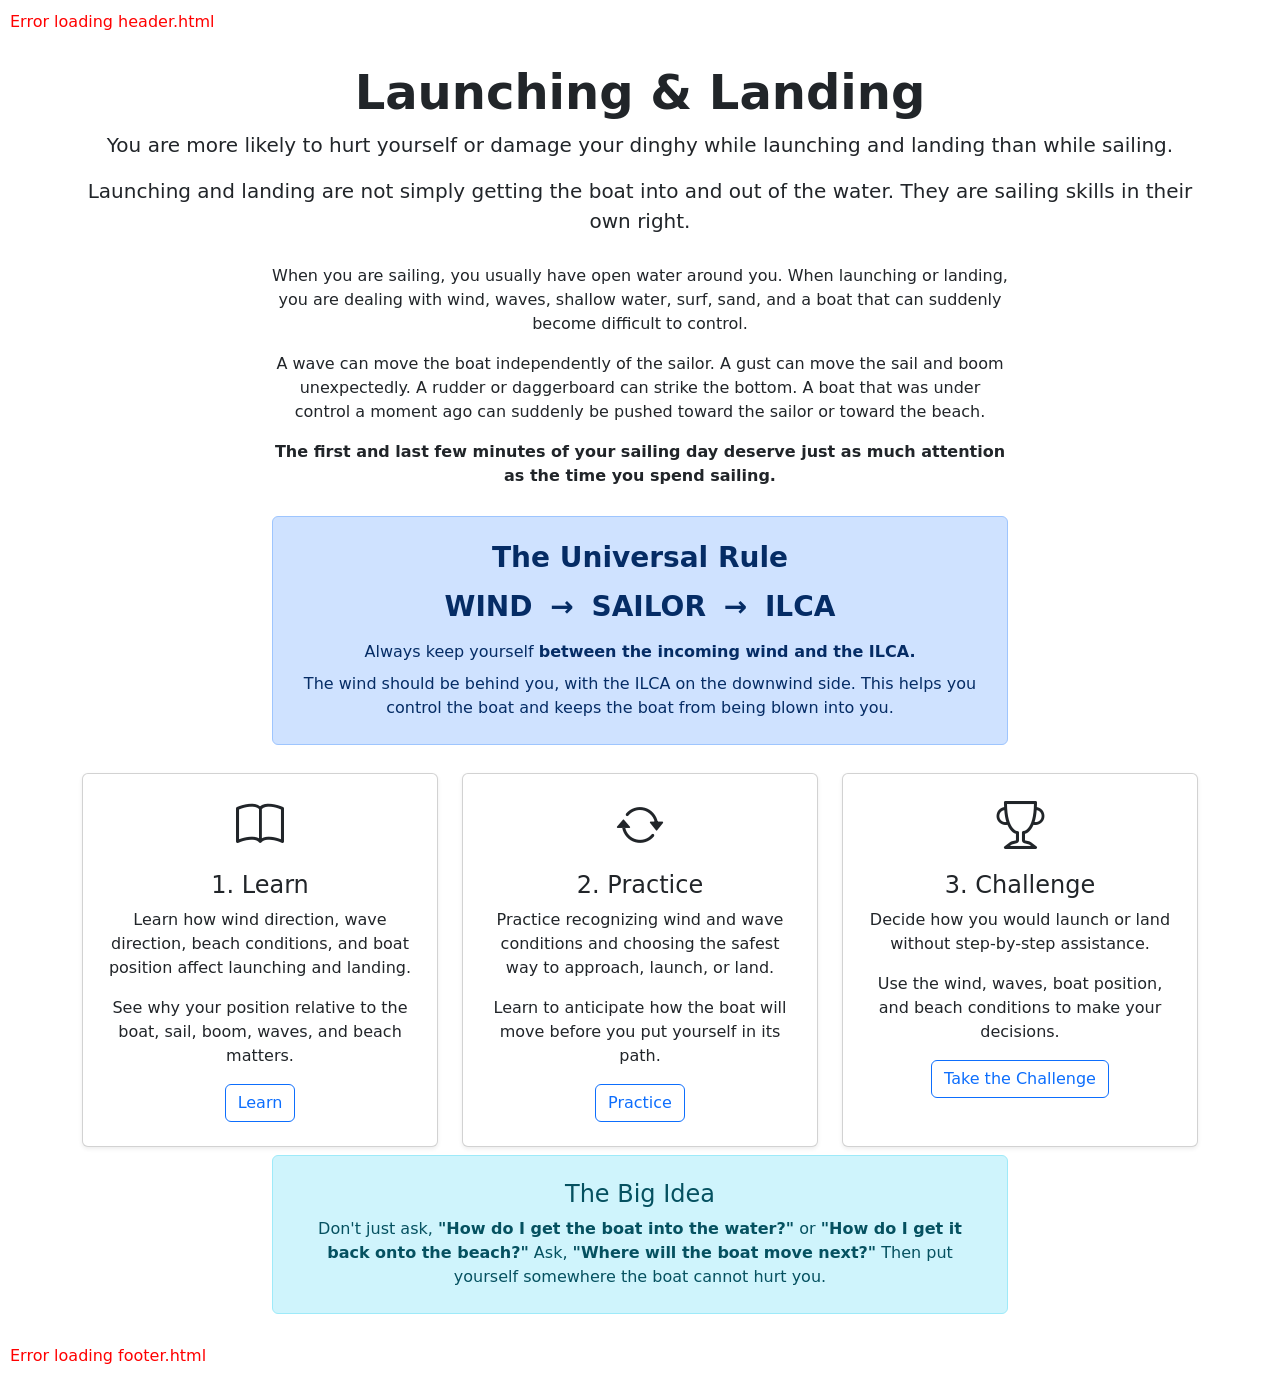
<file: index.html>
<!DOCTYPE html>
<html lang="en">
<head>
    <meta charset="UTF-8">
    <meta name="viewport" content="width=device-width, initial-scale=1">
    <title>Launching & Landing | San Juan Academy</title>

    <!-- Bootstrap -->
    <link href="https://cdn.jsdelivr.net/npm/bootstrap@5.3.7/dist/css/bootstrap.min.css" rel="stylesheet">

    <!-- Bootstrap Icons -->
    <link rel="stylesheet" href="https://cdn.jsdelivr.net/npm/bootstrap-icons@1.13.1/font/bootstrap-icons.min.css">

    <!-- Google Font -->
    <link href="https://fonts.googleapis.com/css2?family=Inter:wght@400;500;600;700&display=swap" rel="stylesheet">

    <link rel="apple-touch-icon" sizes="180x180" href="favicon/apple-touch-icon.png">
    <link rel="icon" type="image/png" sizes="32x32" href="favicon/favicon-32x32.png">
    <link rel="icon" type="image/png" sizes="16x16" href="favicon/favicon-16x16.png">
    <link rel="manifest" href="favicon/site.webmanifest">
</head>

<body>

  <!-- Header will be injected here -->
  <div id="header-placeholder"></div>


  <!-- Hero -->
  <header class="container text-center py-1">

    <h1 class="display-5 fw-bold">
        Launching & Landing
    </h1>

    <p class="lead mt-1">
        You are more likely to hurt yourself or damage your dinghy
        while launching and landing than while sailing.
    </p>

    <p class="lead mt-1">
        Launching and landing are not simply getting the boat into and
        out of the water. They are sailing skills in their own right.
    </p>

  </header>


  <!-- Introduction -->
  <section class="container py-1">

    <div class="row justify-content-center">

        <div class="col-lg-8 text-center">

            <p class="mt-1">
                When you are sailing, you usually have open water around you.
                When launching or landing, you are dealing with wind, waves,
                shallow water, surf, sand, and a boat that can suddenly become
                difficult to control.
            </p>

            <p>
                A wave can move the boat independently of the sailor.
                A gust can move the sail and boom unexpectedly.
                A rudder or daggerboard can strike the bottom.
                A boat that was under control a moment ago can suddenly be
                pushed toward the sailor or toward the beach.
            </p>

            <p>
                <strong>
                    The first and last few minutes of your sailing day
                    deserve just as much attention as the time you spend
                    sailing.
                </strong>
            </p>

        </div>

    </div>

  </section>
<!-- ===================================================== UNIVERSAL RULE ====================================================== --> 
 <section class="container py-2"> <div class="row justify-content-center"> <div class="col-lg-8"> <div class="alert alert-primary text-center p-4"> <h2 class="h3 fw-bold mb-3"> The Universal Rule </h2>
    <h3 class="display-7 fw-bold mb-3" aria-label="Wind, sailor, ILCA"> WIND <span class="mx-2">→</span> SAILOR <span class="mx-2">→</span> ILCA </h3> 
    <p class="mb-2"> Always keep yourself <strong>between the incoming wind and the ILCA.</strong> </p> <p class="mb-0"> The wind should be behind you, with the ILCA on the downwind side. This helps you control the boat and keeps the boat from being blown into you. </p> </div> </div> </div> </section>

  <!-- Learn / Practice / Challenge -->
  <section class="container py-1">

    <div class="row g-4">


        <!-- Learn -->
        <div class="col-md-4">

            <div class="card h-100 text-center shadow-sm">

                <div class="card-body p-4">

                    <i class="bi bi-book display-5"></i>

                    <h3 class="h4 mt-3">
                        1. Learn
                    </h3>

                    <p>
                        Learn how wind direction, wave direction, beach
                        conditions, and boat position affect launching
                        and landing.
                    </p>

                    <p>
                        See why your position relative to the boat,
                        sail, boom, waves, and beach matters.
                    </p>

                    <a href="learn.html"
                       class="btn btn-outline-primary">
                        Learn
                    </a>

                </div>

            </div>

        </div>


        <!-- Practice -->
        <div class="col-md-4">

            <div class="card h-100 text-center shadow-sm">

                <div class="card-body p-4">

                    <i class="bi bi-arrow-repeat display-5"></i>

                    <h3 class="h4 mt-3">
                        2. Practice
                    </h3>

                    <p>
                        Practice recognizing wind and wave conditions
                        and choosing the safest way to approach,
                        launch, or land.
                    </p>

                    <p>
                        Learn to anticipate how the boat will move
                        before you put yourself in its path.
                    </p>

                    <a href="practice.html"
                       class="btn btn-outline-primary">
                        Practice
                    </a>

                </div>

            </div>

        </div>


        <!-- Challenge -->
        <div class="col-md-4">

            <div class="card h-100 text-center shadow-sm">

                <div class="card-body p-4">

                    <i class="bi bi-trophy display-5"></i>

                    <h3 class="h4 mt-3">
                        3. Challenge
                    </h3>

                    <p>
                        Decide how you would launch or land without
                        step-by-step assistance.
                    </p>

                    <p>
                        Use the wind, waves, boat position, and beach
                        conditions to make your decisions.
                    </p>

                    <a href="challenge.html"
                       class="btn btn-outline-primary">
                        Take the Challenge
                    </a>

                </div>

            </div>

        </div>

    </div>

  </section>


  <!-- The Big Idea -->
  <section class="container py-1">

    <div class="row justify-content-center">

        <div class="col-lg-8">

            <div class="alert alert-info text-center p-4">

                <h2 class="h4">
                    The Big Idea
                </h2>

                <p class="mb-0">
                    Don't just ask,
                    <strong>"How do I get the boat into the water?"</strong>
                    or
                    <strong>"How do I get it back onto the beach?"</strong>
                    Ask,
                    <strong>"Where will the boat move next?"</strong>
                    Then put yourself somewhere the boat cannot hurt you.
                </p>

            </div>

        </div>

    </div>

  </section>
  


  <!-- Footer -->
  <div id="footer-placeholder"></div>


  <script src="js/layout.js"></script>

  <script src="https://cdn.jsdelivr.net/npm/bootstrap@5.3.7/dist/js/bootstrap.bundle.min.js">
  </script>

</body>
</html>
</file>
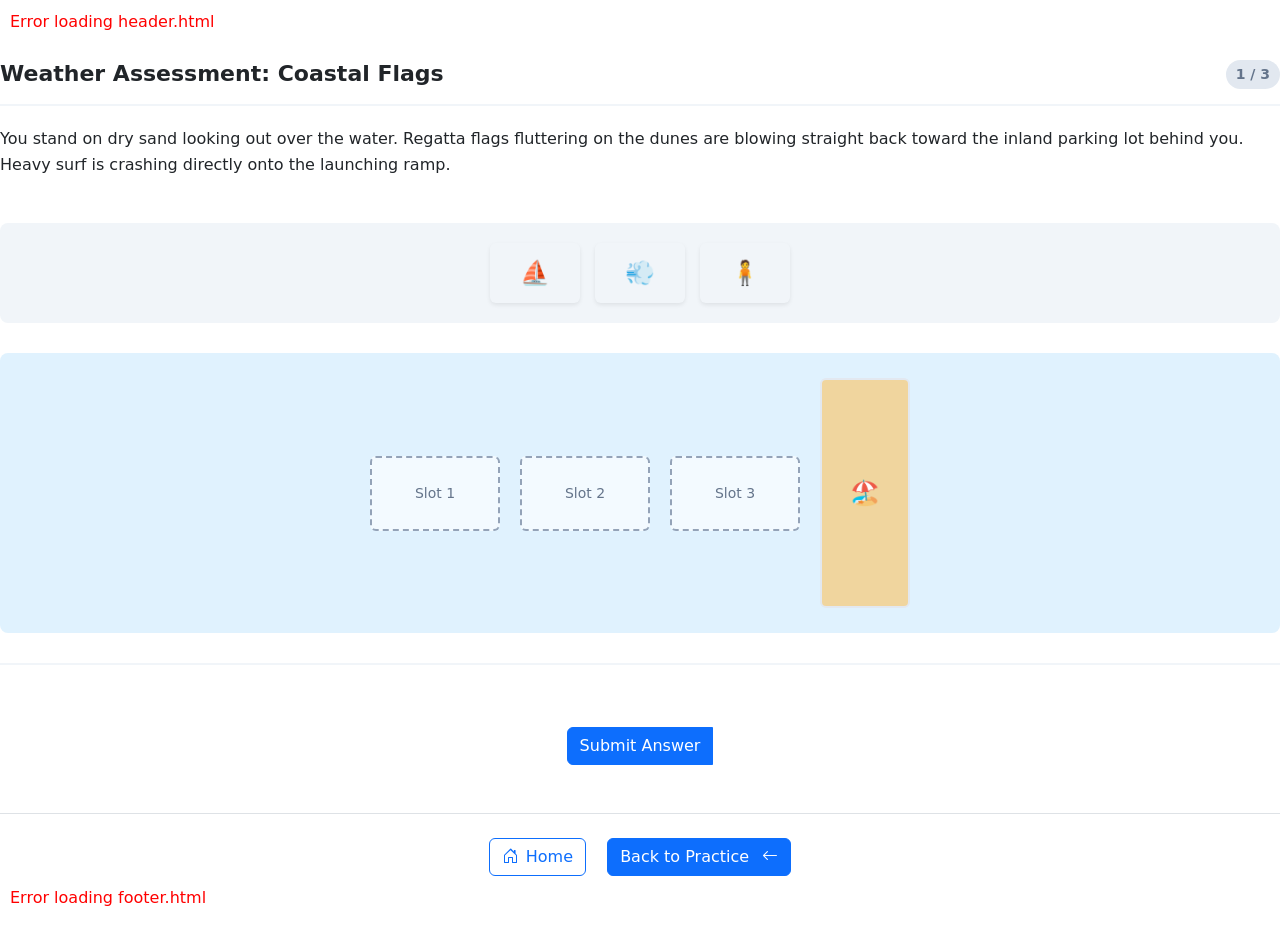
<file: challenge.html>
<!DOCTYPE html>
<html lang="en">
<head>
    <meta charset="UTF-8">
    <meta name="viewport" content="width=device-width, initial-scale=1">
    <title>Launching & Landing | San Juan Academy</title>

    <!-- Bootstrap -->
    <link href="https://cdn.jsdelivr.net/npm/bootstrap@5.3.7/dist/css/bootstrap.min.css" rel="stylesheet">

    <!-- Bootstrap Icons -->
    <link rel="stylesheet" href="https://cdn.jsdelivr.net/npm/bootstrap-icons@1.13.1/font/bootstrap-icons.min.css">

    <!-- Google Font -->
    <link href="https://fonts.googleapis.com/css2?family=Inter:wght@400;500;600;700&display=swap" rel="stylesheet">

    <link rel="stylesheet" href="css/style.css">
    <link rel="apple-touch-icon" sizes="180x180" href="favicon/apple-touch-icon.png">
    <link rel="icon" type="image/png" sizes="32x32" href="favicon/favicon-32x32.png">
    <link rel="icon" type="image/png" sizes="16x16" href="favicon/favicon-16x16.png">
    <link rel="manifest" href="favicon/site.webmanifest">
</head>
<body>
    <div id="header-placeholder"></div>


    <!-- Replaced with .brand-card utility from your shared.css -->
    <div class="brand-card" id="game-card">
          
          <div class="header-meta">
              <h3 class="scenario-title" id="title-field">Challenge Mode</h3>
              <span class="step-counter" id="step-field">1 / 3</span>
          </div>

          <div class="instructions" id="text-field">Deducing environmental conditions...</div>

          <!-- Items Deck Bin -->
          <div class="source-box" id="source-container">
              <div class="item" draggable="true" id="ilca">⛵</div>
              <div class="item" draggable="true" id="wind">💨</div>
              <div class="item" draggable="true" id="sailor">🧍</div>
          </div>

          <!-- Placement Arena Grid -->
          <div class="work-area" id="work-area">
              <div class="slot" id="slot1">Slot 1</div>
              <div class="slot" id="slot2">Slot 2</div>
              <div class="slot" id="slot3">Slot 3</div>
              <div class="beach-fixed" id="beach-element">🏖️</div>
          </div>

          <!-- Control Actions Rack (Updated function bindings for assessment logic) -->
          <div class="action-bar">
              <div id="result"></div>
              <div class="btn-group gap-2">
                  <button class="btn btn-primary" id="btn-submit" onclick="submitChallengeAnswer()">Submit Answer</button>
                  <button class="btn btn-secondary text-white" id="btn-retry" style="display:none;" onclick="resetChallengeStage()">Try Again</button>
                  <button class="btn btn-primary" id="btn-next" style="display:none;" onclick="nextChallengeStage()">Continue Challenge →</button>
              </div>
          </div>

          <!-- Bottom Navigation Context -->
          <div class="text-center mt-5 pt-4 border-top">
              <a href="index.html" class="btn btn-outline-primary me-3">
                  <i class="bi bi-house-door me-2"></i>Home
              </a>
              <a href="practice.html" class="btn btn-primary">
                  Back to Practice <i class="bi bi-arrow-left ms-2"></i>
              </a>
          </div>

      </div>


    <!-- Shared Footer Injection -->
    <div id="footer-placeholder"></div>

    <!-- Script Orchestration Core -->
    <script src="js/layout.js"></script>
    <script src="js/challenge.js"></script>
    <script src="https://cdn.jsdelivr.net/npm/bootstrap@5.3.7/dist/js/bootstrap.bundle.min.js"></script>
</body>
</html>
</file>
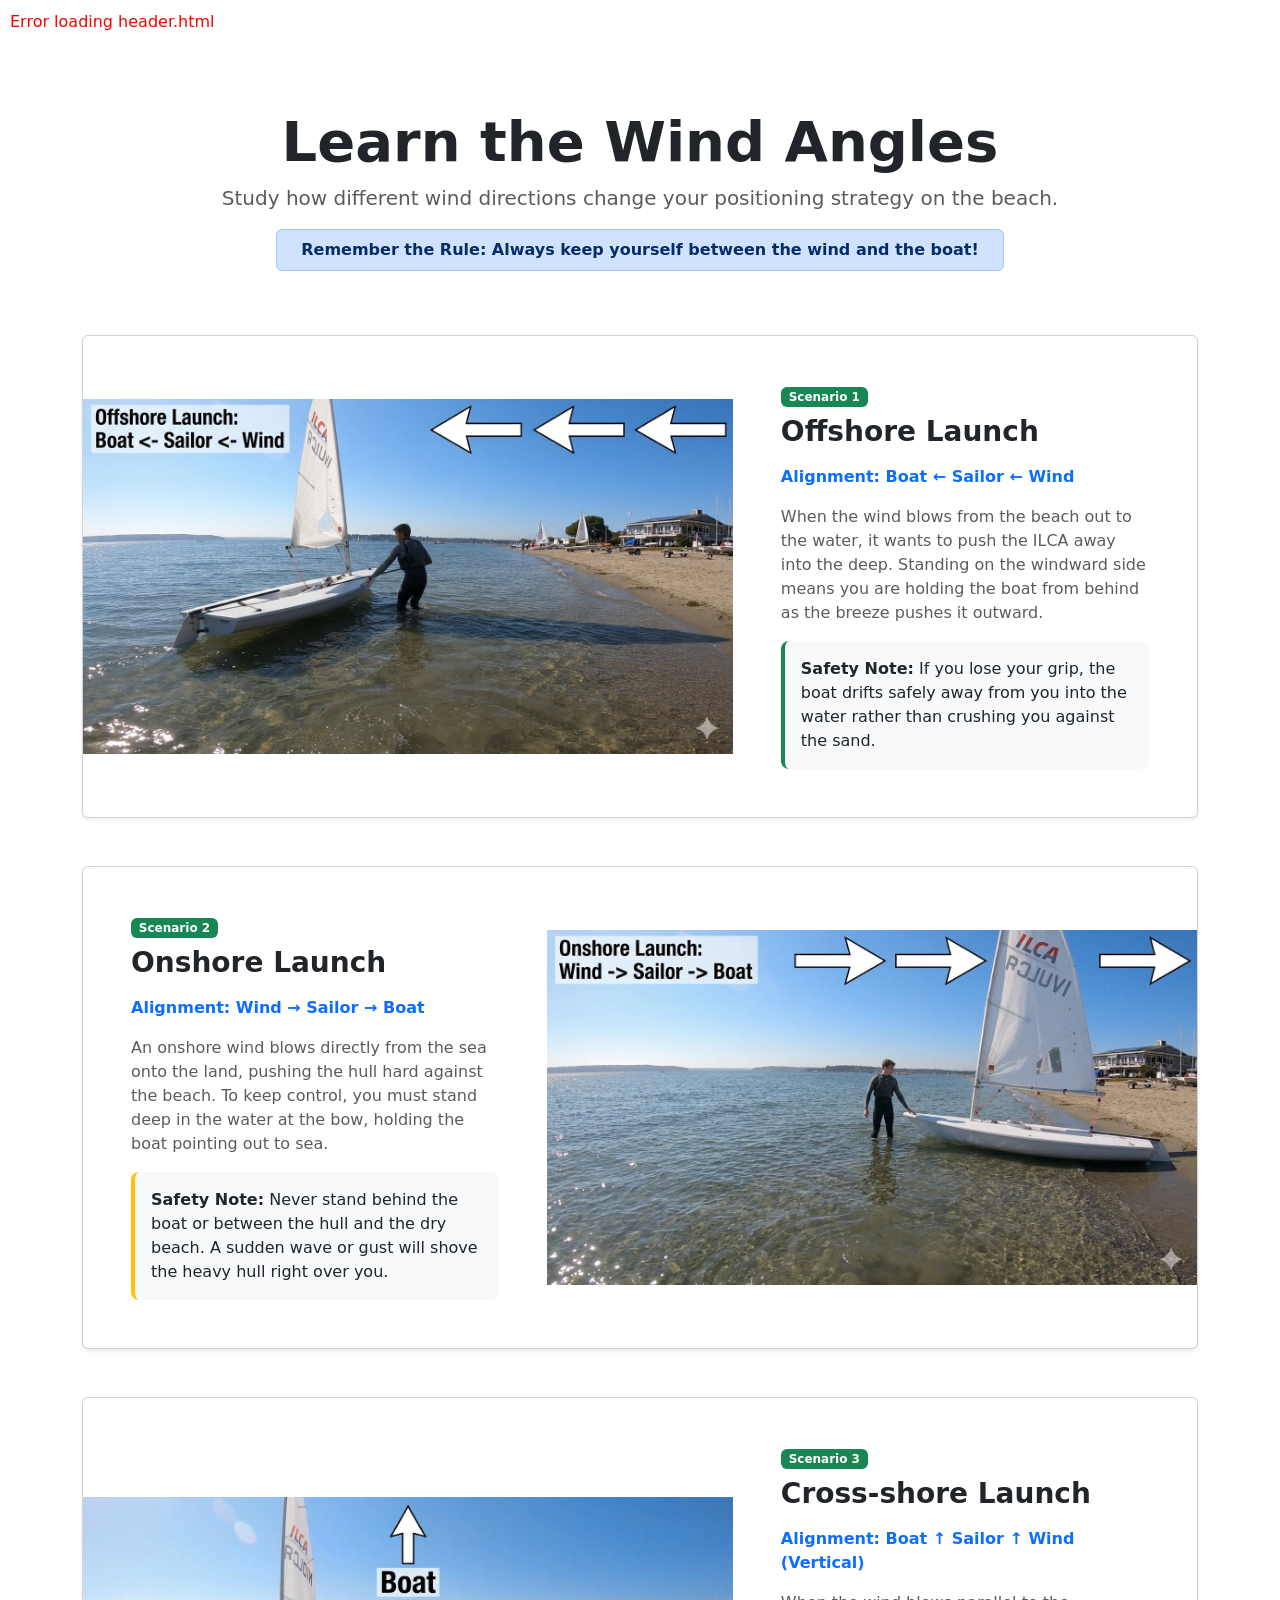
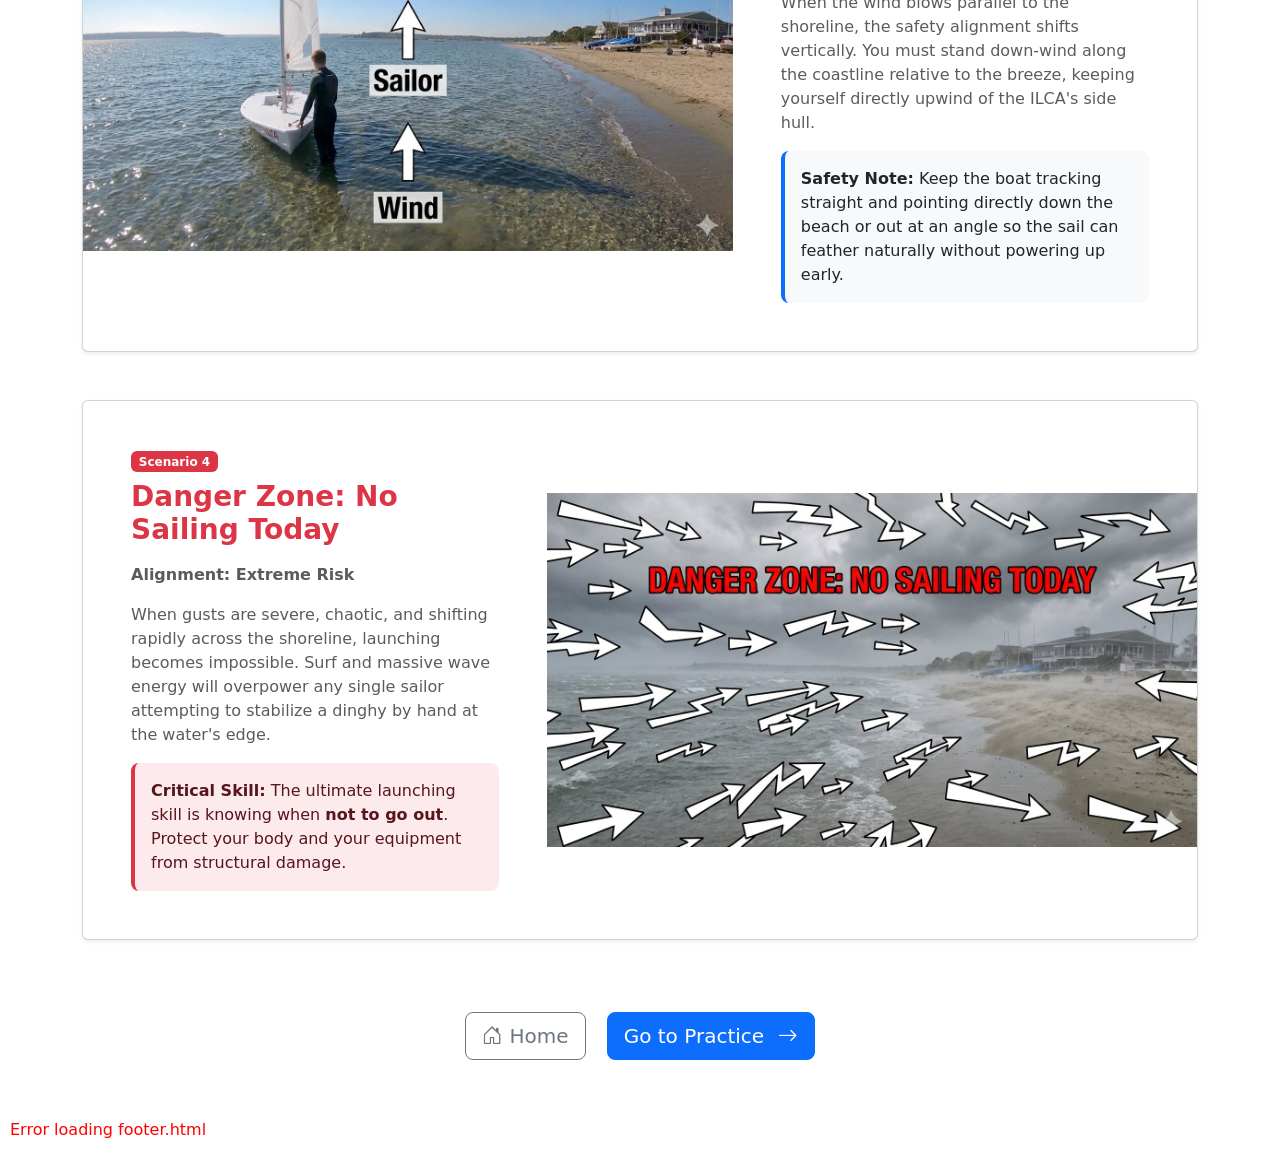
<file: learn.html>
<!DOCTYPE html>
<html lang="en">
<head>
    <meta charset="UTF-8">
    <meta name="viewport" content="width=device-width, initial-scale=1">
    <title>Launching & Landing | San Juan Academy</title>

    <!-- Bootstrap -->
    <link href="https://cdn.jsdelivr.net/npm/bootstrap@5.3.7/dist/css/bootstrap.min.css" rel="stylesheet">

    <!-- Bootstrap Icons -->
    <link rel="stylesheet" href="https://cdn.jsdelivr.net/npm/bootstrap-icons@1.13.1/font/bootstrap-icons.min.css">

    <!-- Google Font -->
    <link href="https://fonts.googleapis.com/css2?family=Inter:wght@400;500;600;700&display=swap" rel="stylesheet">

    <link rel="apple-touch-icon" sizes="180x180" href="favicon/apple-touch-icon.png">
    <link rel="icon" type="image/png" sizes="32x32" href="favicon/favicon-32x32.png">
    <link rel="icon" type="image/png" sizes="16x16" href="favicon/favicon-16x16.png">
    <link rel="manifest" href="favicon/site.webmanifest">
</head>

<body>
    <div id="header-placeholder"></div>
    
    <main class="container py-5">
        <!-- Page Header -->
        <header class="text-center mb-5">
            <h1 class="display-4 fw-bold">Learn the Wind Angles</h1>
            <p class="lead text-muted">Study how different wind directions change your positioning strategy on the beach.</p>
            <div class="d-inline-block alert alert-primary fw-bold px-4 py-2">
                Remember the Rule: Always keep yourself between the wind and the boat!
            </div>
        </header>

        <!-- Scenario Cards Grid -->
        <div class="row g-5">
            
            <!-- Scenario 1: Offshore Launch -->
            <div class="col-12">
                <div class="card shadow-sm overflow-hidden">
                    <div class="row g-0 align-items-center">
                        <div class="col-lg-7">
                            <img src="image/offshoreLaunch.jpg" class="img-fluid w-100" alt="Offshore Launch Diagram">
                        </div>
                        <div class="col-lg-5">
                            <div class="card-body p-4 p-xl-5">
                                <span class="badge bg-success mb-2">Scenario 1</span>
                                <h2 class="card-title h3 fw-bold mb-3">Offshore Launch</h2>
                                <p class="card-text fw-semibold text-primary">Alignment: Boat &larr; Sailor &larr; Wind</p>
                                <p class="card-text text-muted">
                                    When the wind blows from the beach out to the water, it wants to push the ILCA away into the deep. Standing on the windward side means you are holding the boat from behind as the breeze pushes it outward.
                                </p>
                                <div class="bg-light p-3 rounded-3 border-start border-success border-4">
                                    <strong>Safety Note:</strong> If you lose your grip, the boat drifts safely away from you into the water rather than crushing you against the sand.
                                </div>
                            </div>
                        </div>
                    </div>
                </div>
            </div>

            <!-- Scenario 2: Onshore Launch -->
            <div class="col-12">
                <div class="card shadow-sm overflow-hidden">
                    <div class="row g-0 align-items-center flex-lg-row-reverse">
                        <div class="col-lg-7">
                            <img src="image/onshoreLaunch.jpg" class="img-fluid w-100" alt="Onshore Launch Diagram">
                        </div>
                        <div class="col-lg-5">
                            <div class="card-body p-4 p-xl-5">
                                <span class="badge bg-success mb-2">Scenario 2</span>
                                <h2 class="card-title h3 fw-bold mb-3">Onshore Launch</h2>
                                <p class="card-text fw-semibold text-primary">Alignment: Wind &rarr; Sailor &rarr; Boat</p>
                                <p class="card-text text-muted">
                                    An onshore wind blows directly from the sea onto the land, pushing the hull hard against the beach. To keep control, you must stand deep in the water at the bow, holding the boat pointing out to sea.
                                </p>
                                <div class="bg-light p-3 rounded-3 border-start border-warning border-4">
                                    <strong>Safety Note:</strong> Never stand behind the boat or between the hull and the dry beach. A sudden wave or gust will shove the heavy hull right over you.
                                </div>
                            </div>
                        </div>
                    </div>
                </div>
            </div>

            <!-- Scenario 3: Cross-shore Launch -->
            <div class="col-12">
                <div class="card shadow-sm overflow-hidden">
                    <div class="row g-0 align-items-center">
                        <div class="col-lg-7">
                            <img src="image/crossshoreLaunch.jpg" class="img-fluid w-100" alt="Cross-shore Launch Diagram">
                        </div>
                        <div class="col-lg-5">
                            <div class="card-body p-4 p-xl-5">
                                <span class="badge bg-success mb-2">Scenario 3</span>
                                <h2 class="card-title h3 fw-bold mb-3">Cross-shore Launch</h2>
                                <p class="card-text fw-semibold text-primary">Alignment: Boat &uarr; Sailor &uarr; Wind (Vertical)</p>
                                <p class="card-text text-muted">
                                    When the wind blows parallel to the shoreline, the safety alignment shifts vertically. You must stand down-wind along the coastline relative to the breeze, keeping yourself directly upwind of the ILCA's side hull.
                                </p>
                                <div class="bg-light p-3 rounded-3 border-start border-primary border-4">
                                    <strong>Safety Note:</strong> Keep the boat tracking straight and pointing directly down the beach or out at an angle so the sail can feather naturally without powering up early.
                                </div>
                            </div>
                        </div>
                    </div>
                </div>
            </div>

            <!-- Scenario 4: No Sailing Today -->
            <div class="col-12">
                <div class="card shadow-sm overflow-hidden">
                    <div class="row g-0 align-items-center flex-lg-row-reverse">
                        <div class="col-lg-7">
                            <img src="image/dangerzone.jpg" class="img-fluid w-100" alt="Extreme Weather Danger Zone Diagram">
                        </div>
                        <div class="col-lg-5">
                            <div class="card-body p-4 p-xl-5">
                                <span class="badge bg-danger mb-2">Scenario 4</span>
                                <h2 class="card-title h3 fw-bold text-danger mb-3">Danger Zone: No Sailing Today</h2>
                                <p class="card-text fw-semibold text-muted">Alignment: Extreme Risk</p>
                                <p class="card-text text-muted">
                                    When gusts are severe, chaotic, and shifting rapidly across the shoreline, launching becomes impossible. Surf and massive wave energy will overpower any single sailor attempting to stabilize a dinghy by hand at the water's edge.
                                </p>
                                <div class="bg-danger bg-opacity-10 p-3 rounded-3 border-start border-danger border-4 text-danger-emphasis">
                                    <strong>Critical Skill:</strong> The ultimate launching skill is knowing when <strong>not to go out</strong>. Protect your body and your equipment from structural damage.
                                </div>
                            </div>
                        </div>
                    </div>
                </div>
            </div>

        </div>

        <!-- Navigation Buttons -->
        <div class="text-center mt-5 pt-4">
            <a href="index.html" class="btn btn-outline-secondary btn-lg me-3">
                <i class="bi bi-house-door me-2"></i>Home
            </a>
            <a href="practice.html" class="btn btn-primary btn-lg">
                Go to Practice <i class="bi bi-arrow-right ms-2"></i>
            </a>
        </div>
    </main>

    <div id="footer-placeholder"></div>

    <script src="js/layout.js"></script>

    <script src="https://cdn.jsdelivr.net/npm/bootstrap@5.3.7/dist/js/bootstrap.bundle.min.js">
    </script>
</body>
</html>
</file>
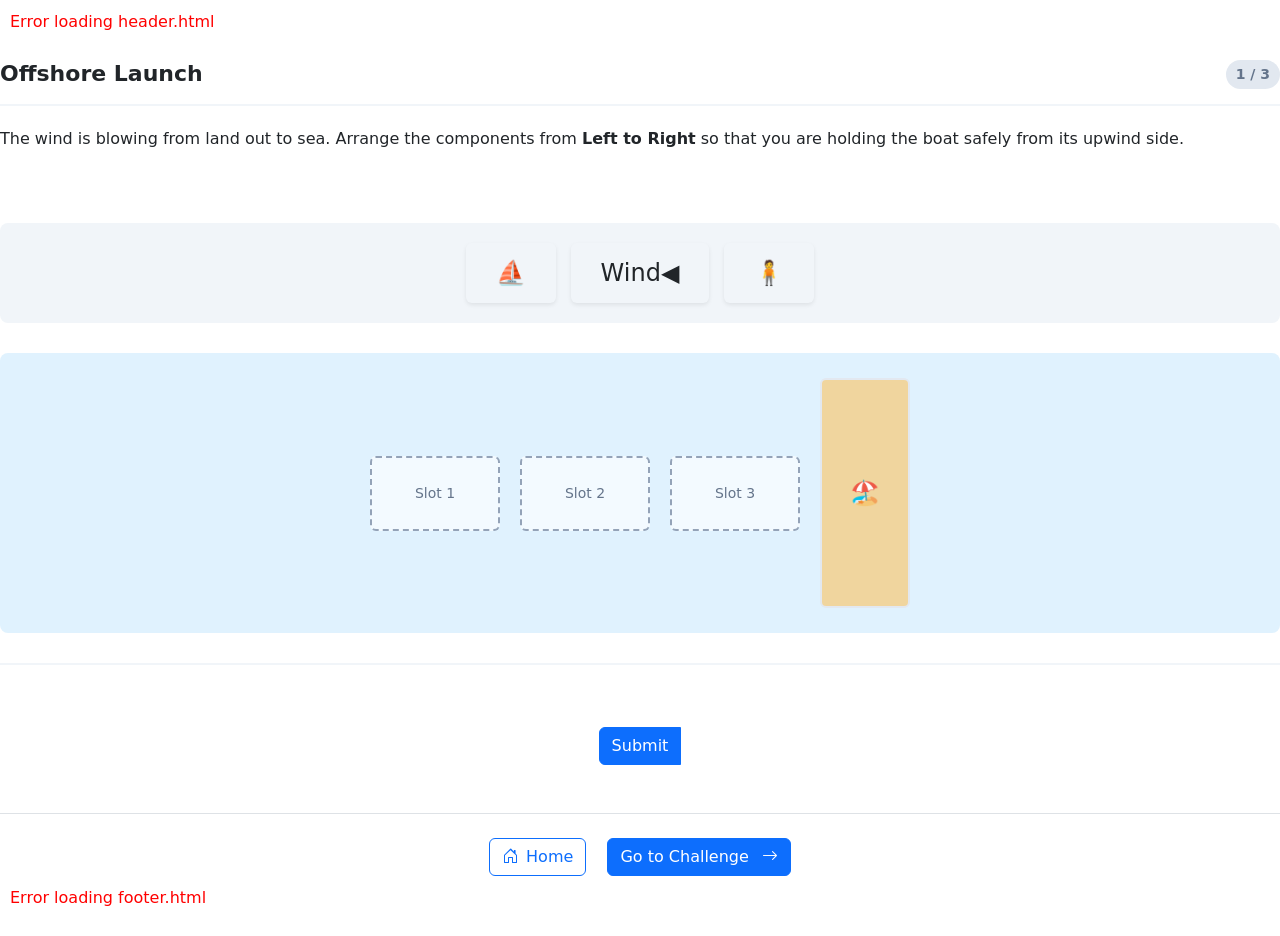
<file: practice.html>
<!DOCTYPE html>
<html lang="en">
<head>
    <meta charset="UTF-8">
    <meta name="viewport" content="width=device-width, initial-scale=1">
    <title>Launching & Landing | San Juan Academy</title>

    <!-- Bootstrap -->
    <link href="https://cdn.jsdelivr.net/npm/bootstrap@5.3.7/dist/css/bootstrap.min.css" rel="stylesheet">

    <!-- Bootstrap Icons -->
    <link rel="stylesheet" href="https://cdn.jsdelivr.net/npm/bootstrap-icons@1.13.1/font/bootstrap-icons.min.css">

    <!-- Google Font -->
    <link href="https://fonts.googleapis.com/css2?family=Inter:wght@400;500;600;700&display=swap" rel="stylesheet">

    <link rel="stylesheet" href="css/style.css">
    <link rel="apple-touch-icon" sizes="180x180" href="favicon/apple-touch-icon.png">
    <link rel="icon" type="image/png" sizes="32x32" href="favicon/favicon-32x32.png">
    <link rel="icon" type="image/png" sizes="16x16" href="favicon/favicon-16x16.png">
    <link rel="manifest" href="favicon/site.webmanifest">
</head>
<body>
    <div id="header-placeholder"></div>

    <!-- Replaced with .brand-card utility from your shared.css -->
    <div class="brand-card" id="game-card">
        
        <div class="header-meta">
            <h3 class="scenario-title" id="title-field">Scenario Title</h3>
            <span class="step-counter" id="step-field">1 / 3</span>
        </div>

        <div class="instructions" id="text-field">Scenario instructions go here.</div>

        <!-- Items Deck Bin -->
        <div class="source-box" id="source-container">
            <div class="item" draggable="true" id="ilca">⛵</div>
            <div class="item" draggable="true" id="wind">💨</div>
            <div class="item" draggable="true" id="sailor">🧍</div>
        </div>

        <!-- Placement Arena Grid -->
        <div class="work-area" id="work-area">
            <div class="slot" id="slot1">Slot 1</div>
            <div class="slot" id="slot2">Slot 2</div>
            <div class="slot" id="slot3">Slot 3</div>
            <div class="beach-fixed" id="beach-element">🏖️</div>
        </div>

        <!-- Control Actions Rack (Restored to match your practice.js function names) -->
        <div class="action-bar">
            <div id="result"></div>
            <div class="btn-group gap-2">
                <button class="btn btn-primary" id="btn-submit" onclick="checkAnswer()">Submit</button>
                <button class="btn btn-secondary text-white" id="btn-retry" style="display:none;" onclick="resetCurrentScenario()">Try Again</button>
                <button class="btn btn-primary" id="btn-next" style="display:none;" onclick="navigateNext()">Next Scenario →</button>
            </div>
        </div>

        <!-- Bottom Navigation Context -->
        <div class="text-center mt-5 pt-4 border-top">
            <a href="index.html" class="btn btn-outline-primary me-3">
                <i class="bi bi-house-door me-2"></i>Home
            </a>
            <a href="challenge.html" class="btn btn-primary">
                Go to Challenge <i class="bi bi-arrow-right ms-2"></i>
            </a>
        </div>

    </div>



    <div id="footer-placeholder"></div>


    <script src="js/layout.js"></script>
    <script src="js/practice.js"></script>
    <script src="https://cdn.jsdelivr.net/npm/bootstrap@5.3.7/dist/js/bootstrap.bundle.min.js">
    </script>
    </body>
</html>
</file>
<file: css/style.css>
.header-meta { display: flex; justify-content: space-between; align-items: center; border-bottom: 2px solid #f1f5f9; padding-bottom: 15px; margin-bottom: 20px; }
        .scenario-title { font-size: 22px; margin: 0; font-weight: 700; }
        .step-counter { font-size: 14px; font-weight: 600; color: #64748b; background: #e2e8f0; padding: 4px 10px; border-radius: 20px; }
        .instructions { font-size: 16px; line-height: 1.6; margin-bottom: 25px; min-height: 72px; }

        /* Drag & Drop Workspaces */
        .source-box { display: flex; justify-content: center; gap: 15px; padding: 20px; background: #f1f5f9; border-radius: 8px; min-height: 50px; align-items: center; margin-bottom: 30px; }
        .item { padding: 12px 30px; background: var(--primary-color); color: var(--bg-color) !important; border-radius: 6px; cursor: grab; font-size: 24px; user-select: none; box-shadow: 0 2px 4px rgba(0,0,0,0.08); transition: transform 0.1s; }
        .item:active { cursor: grabbing; transform: scale(0.95); }

        .work-area { display: flex; justify-content: center; align-items: center; min-height: 280px; background: #e0f2fe; border-radius: 8px; padding: 25px; box-sizing: border-box; }
        .work-area.horizontal { flex-direction: row; gap: 20px; }
        .work-area.vertical { flex-direction: column; gap: 15px; }

        /* Drop Targets */
        .slot { width: 130px; height: 75px; border: 2px dashed #94a3b8; border-radius: 6px; display: flex; align-items: center; justify-content: center; background: rgba(255,255,255,0.6); color: #64748b; font-size: 14px; font-weight: 500; }
        
        /* Fixed Beach Reference Anchor */
        .beach-fixed { display: flex; align-items: center; justify-content: center; background: #f0d59e; color: #7c2d12; font-size: 24px; border-radius: 6px; border: 2px solid #e2e8f0; }
        .horizontal .beach-fixed { width: 90px; height: 230px; }
        .vertical .beach-fixed { width: 100%; height: 55px; order: 4; }

        /* Action Panel & Feedback Colors */
        .action-bar { display: flex; flex-direction: column; align-items: center; gap: 15px; margin-top: 30px; border-top: 2px solid #f1f5f9; padding-top: 20px; }
        #result { font-size: 18px; font-weight: bold; min-height: 27px; }
        .pass { color: #10b981; }
        .fail { color: #ef4444; }
</file>
